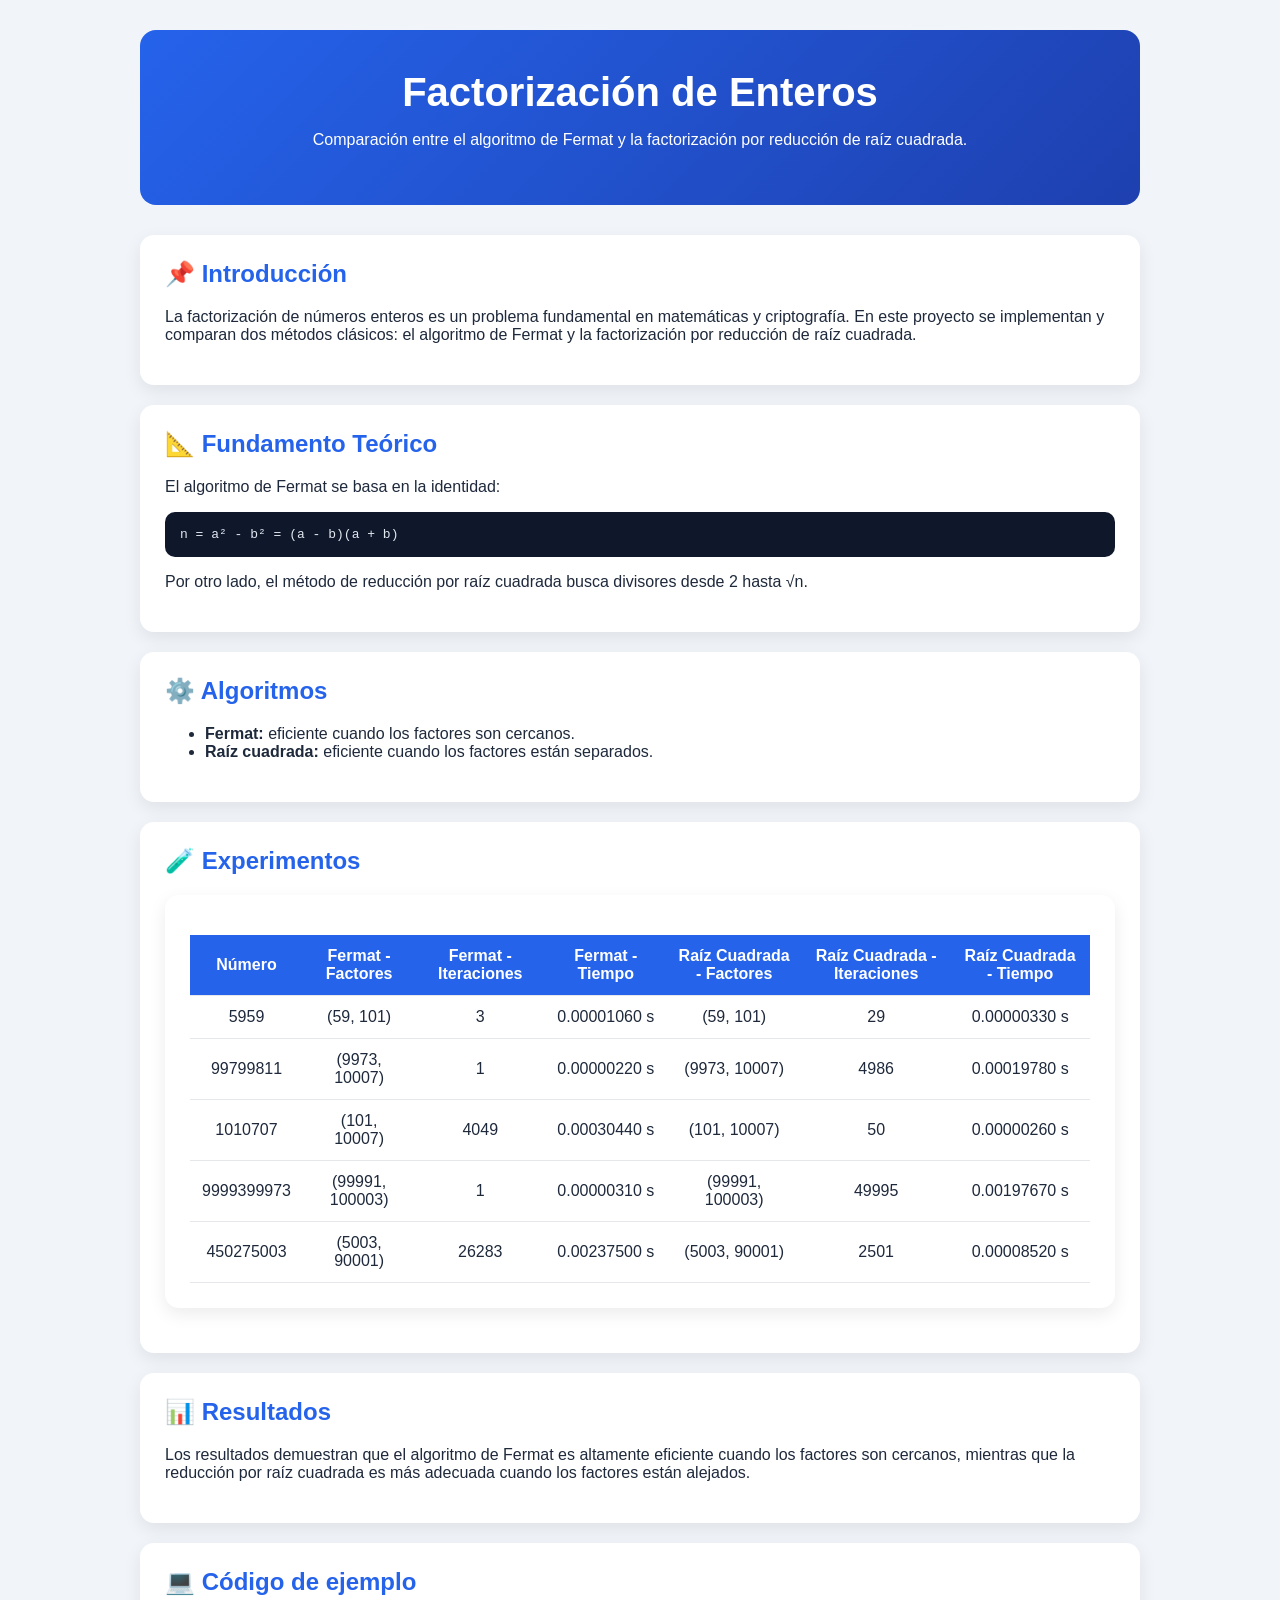
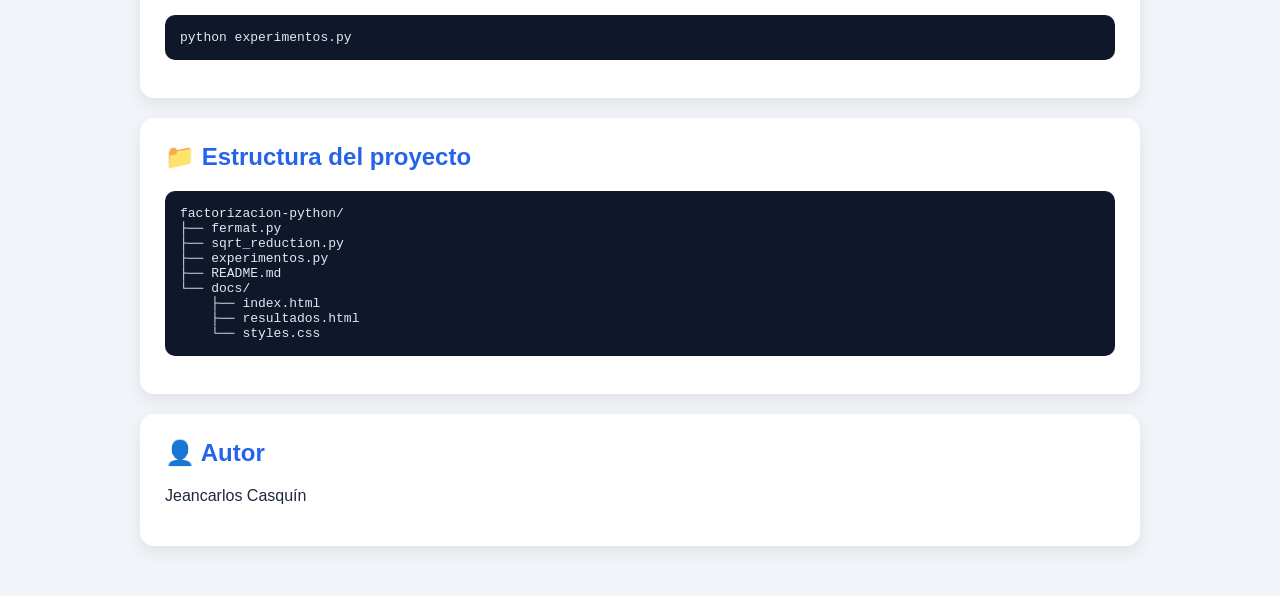
<file: docs/index.html>
<!DOCTYPE html>
<html lang="es">
<head>
  <meta charset="UTF-8" />
  <meta name="viewport" content="width=device-width, initial-scale=1.0"/>
  <title>Factorización de Enteros</title>
  <link rel="stylesheet" href="styles.css"/>
</head>
<body>

<div class="container">

  <header class="hero">
    <h1>Factorización de Enteros</h1>
    <p>
      Comparación entre el algoritmo de Fermat y la factorización por reducción de raíz cuadrada.
    </p>
  </header>

  <section class="card">
    <h2>📌 Introducción</h2>
    <p>
      La factorización de números enteros es un problema fundamental en matemáticas y criptografía.
      En este proyecto se implementan y comparan dos métodos clásicos:
      el algoritmo de Fermat y la factorización por reducción de raíz cuadrada.
    </p>
  </section>

  <section class="card">
    <h2>📐 Fundamento Teórico</h2>
    <p>
      El algoritmo de Fermat se basa en la identidad:
    </p>
    <pre><code>n = a² - b² = (a - b)(a + b)</code></pre>

    <p>
      Por otro lado, el método de reducción por raíz cuadrada busca divisores
      desde 2 hasta √n.
    </p>
  </section>

  <section class="card">
    <h2>⚙️ Algoritmos</h2>
    <ul>
      <li><strong>Fermat:</strong> eficiente cuando los factores son cercanos.</li>
      <li><strong>Raíz cuadrada:</strong> eficiente cuando los factores están separados.</li>
    </ul>
  </section>

  <section class="card">
    <h2>🧪 Experimentos</h2>

     <div id="resultados"></div>
  </section>

  <section class="card">
    <h2>📊 Resultados</h2>
    <p>
      Los resultados demuestran que el algoritmo de Fermat es altamente eficiente
      cuando los factores son cercanos, mientras que la reducción por raíz cuadrada
      es más adecuada cuando los factores están alejados.
    </p>
  </section>

  <section class="card">
    <h2>💻 Código de ejemplo</h2>
    <pre><code>python experimentos.py</code></pre>
  </section>

  <section class="card">
    <h2>📁 Estructura del proyecto</h2>
    <pre><code>factorizacion-python/
├── fermat.py
├── sqrt_reduction.py
├── experimentos.py
├── README.md
└── docs/
    ├── index.html
    ├── resultados.html
    └── styles.css</code></pre>
  </section>

  <section class="card">
    <h2>👤 Autor</h2>
    <p>Jeancarlos Casquín</p>
  </section>

</div>

</body>
<script>
fetch("resultados.html")
  .then(res => res.text())
  .then(data => {
    document.getElementById("resultados").innerHTML = data;
  });
</script>
</html>
</file>
<file: docs/styles.css>
body {
  margin: 0;
  font-family: 'Segoe UI', Arial, sans-serif;
  background: #f1f5f9;
  color: #1e293b;
}

.container {
  max-width: 1000px;
  margin: auto;
  padding: 30px 20px;
}

.hero {
  background: linear-gradient(135deg, #2563eb, #1e40af);
  color: white;
  padding: 40px;
  border-radius: 16px;
  text-align: center;
  margin-bottom: 30px;
}

.hero h1 {
  margin: 0;
  font-size: 2.5rem;
}

.card {
  background: white;
  border-radius: 14px;
  padding: 25px;
  margin-bottom: 20px;
  box-shadow: 0 6px 18px rgba(0,0,0,0.08);
}

h2 {
  color: #2563eb;
  margin-top: 0;
}

pre {
  background: #0f172a;
  color: #e2e8f0;
  padding: 15px;
  border-radius: 10px;
  overflow-x: auto;
}

table {
  width: 100%;
  border-collapse: collapse;
  margin-top: 15px;
}

th, td {
  padding: 12px;
  border-bottom: 1px solid #e5e7eb;
  text-align: center;
}

th {
  background: #2563eb;
  color: white;
}

tr:hover {
  background: #f8fafc;
}
</file>
